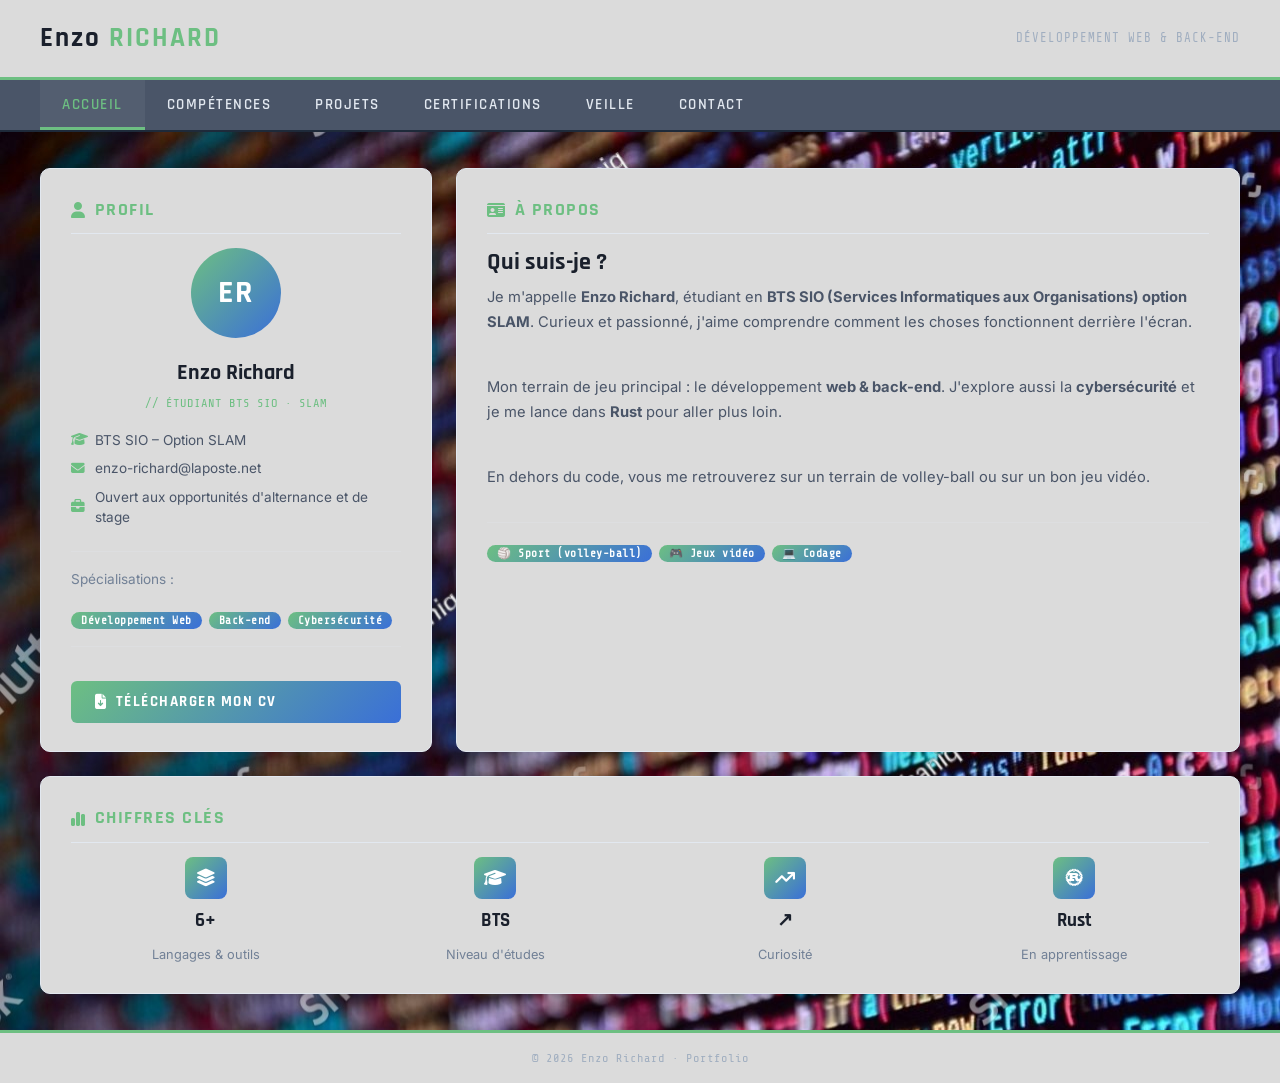
<file: index.html>
<!DOCTYPE html>
<html lang="fr">

<head>
  <meta charset="UTF-8">
  <meta name="viewport" content="width=device-width, initial-scale=1.0">
  <title>Portfolio Enzo RICHARD</title>
  <link rel="stylesheet" href="https://cdn.jsdelivr.net/npm/bootstrap@5.3.3/dist/css/bootstrap.min.css">
  <link rel="stylesheet" href="https://cdnjs.cloudflare.com/ajax/libs/font-awesome/6.5.0/css/all.min.css">
  <link rel="stylesheet" href="css/style.css">
</head>

<body>

  <header>
    <div class="logo-name">Enzo <span>RICHARD</span></div>
    <div class="header-tag">DÉVELOPPEMENT WEB &amp; BACK-END</div>
  </header>

  <nav>
    <a href="index.html" class="active">Accueil</a>
    <a href="competences.html">Compétences</a>
    <a href="projets.html">Projets</a>
    <a href="certifications.html">Certifications</a>
    <a href="veilles.html">Veille</a>
    <a href="contact.html">Contact</a>
  </nav>

  <main>
    <div class="grid-layout layout-home">

      <div class="card">
        <div class="card-title"><i class="fa-solid fa-user"></i> Profil</div>
        <div class="profile-avatar">ER</div>
        <div class="profile-name">Enzo Richard</div>
        <div class="profile-role">// ÉTUDIANT BTS SIO · SLAM</div>

        <div class="profile-info-row">
          <i class="fa-solid fa-graduation-cap"></i>
          BTS SIO – Option SLAM
        </div>
        <div class="profile-info-row">
          <i class="fa-solid fa-envelope"></i>
          enzo-richard@laposte.net
        </div>
        <div class="profile-info-row">
          <i class="fa-solid fa-briefcase"></i>
          Ouvert aux opportunités d'alternance et de stage
        </div>

        <hr style="margin: 16px 0; border-color: #e2e8f0;">
        <p style="font-size:0.85rem; color:#718096; margin-bottom:14px;">Spécialisations :</p>
        <div>
          <span class="badge">Développement Web</span>
          <span class="badge">Back-end</span>
          <span class="badge">Cybersécurité</span>
        </div>
        <hr style="margin: 16px 0; border-color: #e2e8f0;">
        <a href="https://drive.google.com/file/d/1WYWyvcr9VuKCkOCHbeUw_OYxdqmMjYfC/view?usp=sharing" target="_blank"
          rel="noopener" class="btn-cv"><i class="fa-solid fa-file-arrow-down"></i> Télécharger mon CV</a>
      </div>

      <div class="card">
        <div class="card-title"><i class="fa-solid fa-id-card"></i> À propos</div>
        <h2>Qui suis-je ?</h2>
        <p>
          Je m'appelle <strong>Enzo Richard</strong>, étudiant en <strong>BTS SIO (Services Informatiques aux
            Organisations) option SLAM</strong>. Curieux et passionné, j'aime comprendre comment les choses fonctionnent
          derrière l'écran.
        </p>
        <br>
        <p>
          Mon terrain de jeu principal : le développement <strong>web &amp; back-end</strong>. J'explore aussi la
          <strong>cybersécurité</strong> et je me lance dans <strong>Rust</strong> pour aller plus loin.
        </p>
        <br>
        <p>
          En dehors du code, vous me retrouverez sur un terrain de volley-ball ou sur un bon jeu vidéo.
        </p>
        <hr style="margin: 16px 0; border-color: #e2e8f0;">
        <div>
          <span class="badge">🏐 Sport (volley-ball)</span>
          <span class="badge">🎮 Jeux vidéo</span>
          <span class="badge">💻 Codage</span>
        </div>
      </div>

      <div class="card wide">
        <div class="card-title"><i class="fa-solid fa-chart-simple"></i> Chiffres clés</div>
        <div style="display:grid; grid-template-columns: 1fr 1fr 1fr 1fr; gap:20px;">
          <div style="display:flex; flex-direction:column; align-items:center; text-align:center; gap:8px;">
            <div class="cert-icon"><i class="fa-solid fa-layer-group"></i></div>
            <strong style="font-family:'Rajdhani',sans-serif; font-size:1.2rem; color:#1a202c;">6+</strong>
            <p style="font-size:0.8rem; color:#718096; margin:0;">Langages &amp; outils</p>
          </div>
          <div style="display:flex; flex-direction:column; align-items:center; text-align:center; gap:8px;">
            <div class="cert-icon"><i class="fa-solid fa-graduation-cap"></i></div>
            <strong style="font-family:'Rajdhani',sans-serif; font-size:1.2rem; color:#1a202c;">BTS</strong>
            <p style="font-size:0.8rem; color:#718096; margin:0;">Niveau d'études</p>
          </div>
          <div style="display:flex; flex-direction:column; align-items:center; text-align:center; gap:8px;">
            <div class="cert-icon"><i class="fa-solid fa-arrow-trend-up"></i></div>
            <strong style="font-family:'Rajdhani',sans-serif; font-size:1.2rem; color:#1a202c;">↗</strong>
            <p style="font-size:0.8rem; color:#718096; margin:0;">Curiosité</p>
          </div>
          <div style="display:flex; flex-direction:column; align-items:center; text-align:center; gap:8px;">
            <div class="cert-icon"><i class="fa-brands fa-rust"></i></div>
            <strong style="font-family:'Rajdhani',sans-serif; font-size:1.2rem; color:#1a202c;">Rust</strong>
            <p style="font-size:0.8rem; color:#718096; margin:0;">En apprentissage</p>
          </div>
        </div>
      </div>

    </div>
  </main>

  <footer>
    © 2026 Enzo Richard · Portfolio
  </footer>

  <script src="https://cdn.jsdelivr.net/npm/bootstrap@5.3.3/dist/js/bootstrap.bundle.min.js"></script>

</body>

</html>
</file>
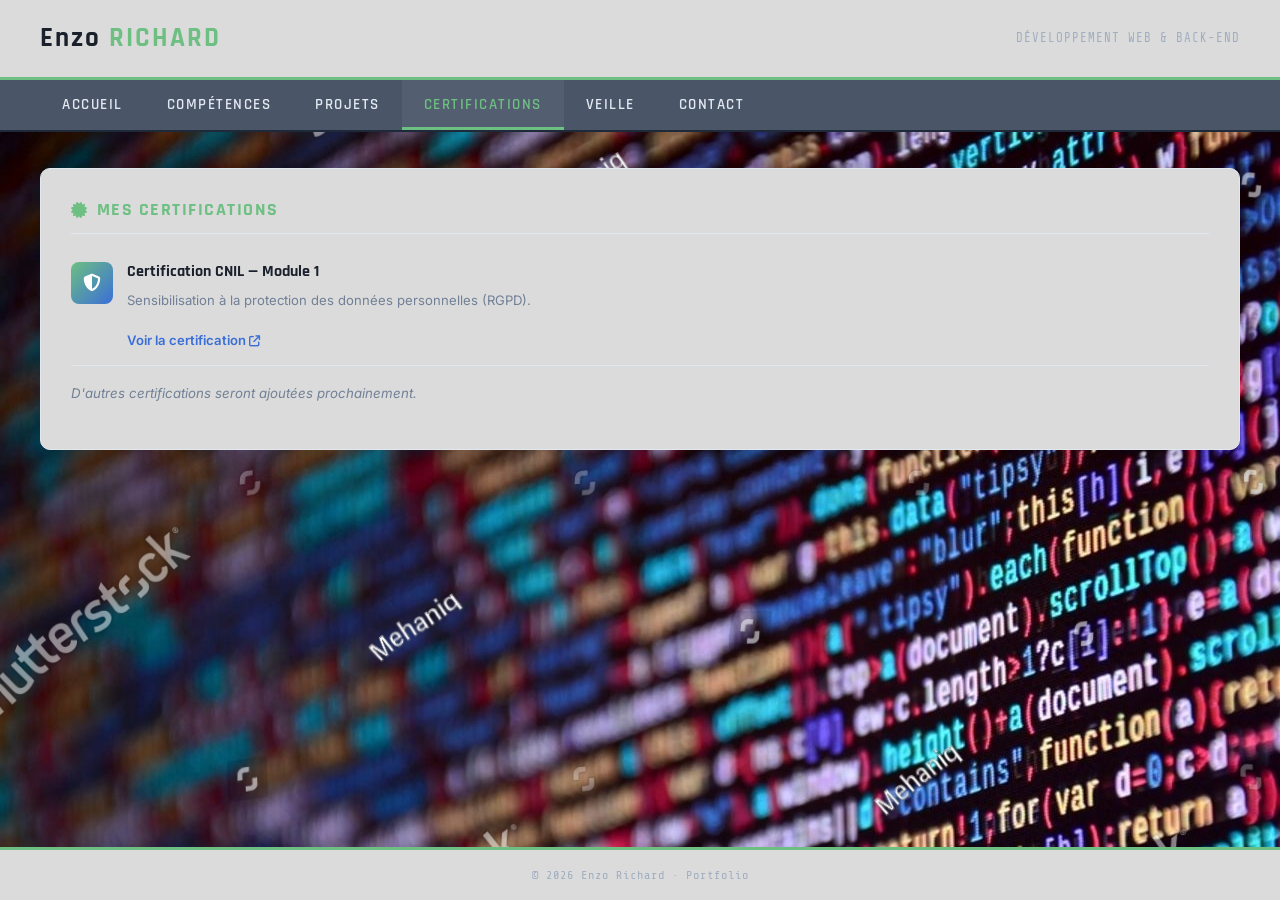
<file: certifications.html>
<!DOCTYPE html>
<html lang="fr">
<head>
  <meta charset="UTF-8">
  <meta name="viewport" content="width=device-width, initial-scale=1.0">
  <title>Portfolio Enzo RICHARD – Certifications</title>
  <link rel="stylesheet" href="https://cdn.jsdelivr.net/npm/bootstrap@5.3.3/dist/css/bootstrap.min.css">
  <link rel="stylesheet" href="https://cdnjs.cloudflare.com/ajax/libs/font-awesome/6.5.0/css/all.min.css">
  <link rel="stylesheet" href="css/style.css">
</head>
<body>

<header>
  <div class="logo-name">Enzo <span>RICHARD</span></div>
  <div class="header-tag">DÉVELOPPEMENT WEB &amp; BACK-END</div>
</header>

<nav>
  <a href="index.html">Accueil</a>
  <a href="competences.html">Compétences</a>
  <a href="projets.html">Projets</a>
  <a href="certifications.html" class="active">Certifications</a>
  <a href="veilles.html">Veille</a>
  <a href="contact.html">Contact</a>
</nav>

<main>
  <div class="grid-layout layout-certs">

    <div class="card wide">
      <div class="card-title"><i class="fa-solid fa-certificate"></i> Mes certifications</div>

      <div class="cert-item">
        <div class="cert-icon"><i class="fa-solid fa-shield-halved"></i></div>
        <div class="cert-info">
          <h4>Certification CNIL — Module 1</h4>
          <p>Sensibilisation à la protection des données personnelles (RGPD).</p>
          <a href="https://drive.google.com/file/d/1WUtzs-SENXuq1l4qIYXkdDmJzJNhOAwl/view?usp=sharing" target="_blank" rel="noopener" style="font-size:0.82rem; color:var(--accent2); text-decoration:none; font-weight:600;">Voir la certification <i class="fa-solid fa-arrow-up-right-from-square" style="font-size:0.7rem;"></i></a>
        </div>
      </div>

      <p style="font-size:0.83rem; color:#718096; margin-top:16px; font-style:italic;">D'autres certifications seront ajoutées prochainement.</p>
    </div>

  </div>
</main>

<footer>
  © 2026 Enzo Richard · Portfolio
</footer>

<script src="https://cdn.jsdelivr.net/npm/bootstrap@5.3.3/dist/js/bootstrap.bundle.min.js"></script>

</body>
</html>
</file>
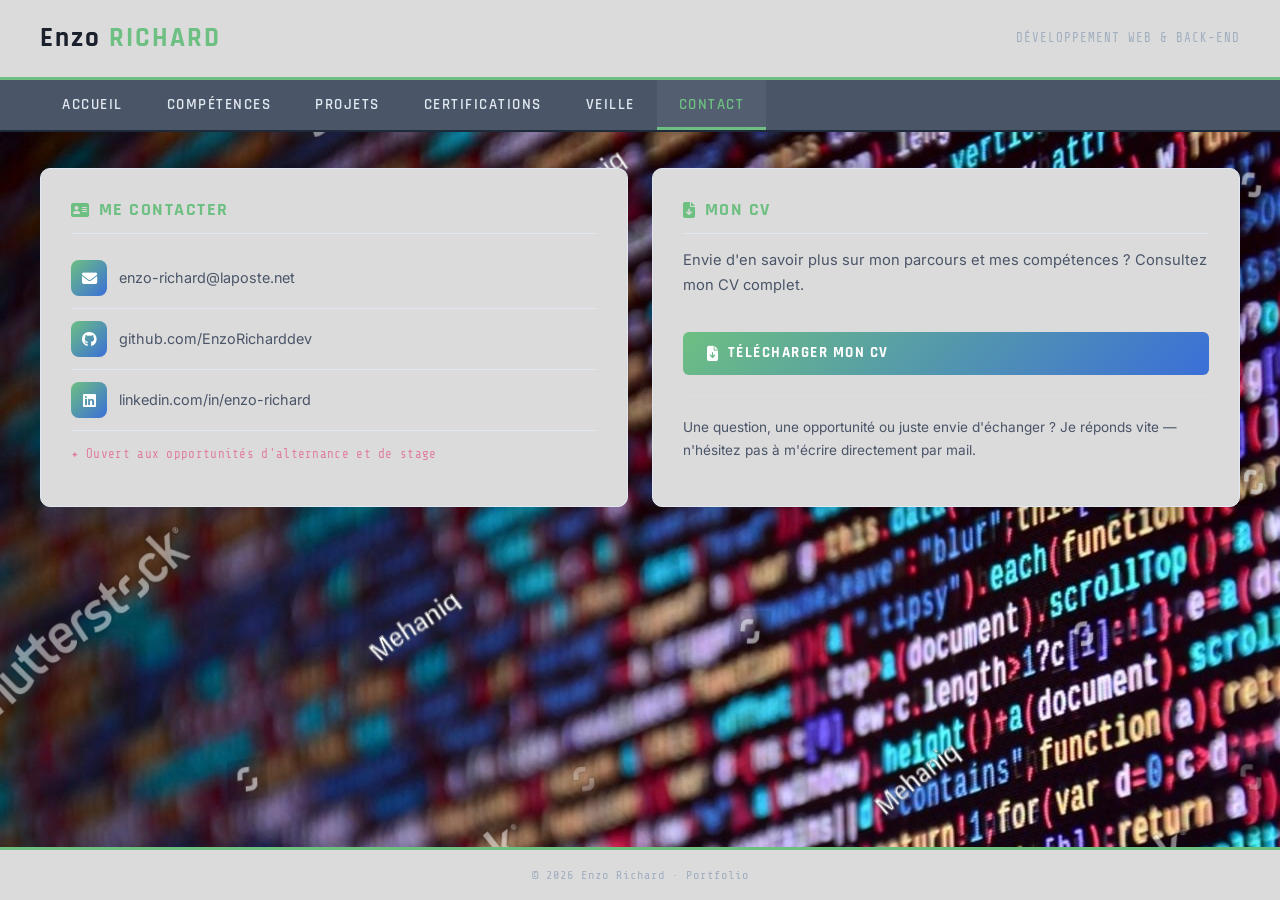
<file: contact.html>
<!DOCTYPE html>
<html lang="fr">
<head>
  <meta charset="UTF-8">
  <meta name="viewport" content="width=device-width, initial-scale=1.0">
  <title>Portfolio Enzo RICHARD – Contact</title>
  <link rel="stylesheet" href="https://cdn.jsdelivr.net/npm/bootstrap@5.3.3/dist/css/bootstrap.min.css">
  <link rel="stylesheet" href="https://cdnjs.cloudflare.com/ajax/libs/font-awesome/6.5.0/css/all.min.css">
  <link rel="stylesheet" href="css/style.css">
</head>
<body>

<header>
  <div class="logo-name">Enzo <span>RICHARD</span></div>
  <div class="header-tag">DÉVELOPPEMENT WEB &amp; BACK-END</div>
</header>

<nav>
  <a href="index.html">Accueil</a>
  <a href="competences.html">Compétences</a>
  <a href="projets.html">Projets</a>
  <a href="certifications.html">Certifications</a>
  <a href="veilles.html">Veille</a>
  <a href="contact.html" class="active">Contact</a>
</nav>

<main>
  <div class="grid-layout layout-contact">

    <div class="card">
      <div class="card-title"><i class="fa-solid fa-address-card"></i> Me contacter</div>

      <a href="mailto:enzo-richard@laposte.net" class="contact-row">
        <div class="contact-icon"><i class="fa-solid fa-envelope"></i></div>
        enzo-richard@laposte.net
      </a>
      <a href="https://github.com/EnzoRicharddev" target="_blank" rel="noopener" class="contact-row">
        <div class="contact-icon"><i class="fa-brands fa-github"></i></div>
        github.com/EnzoRicharddev
      </a>
      <a href="https://www.linkedin.com/in/enzo-richard-740b08387/" target="_blank" rel="noopener" class="contact-row">
        <div class="contact-icon"><i class="fa-brands fa-linkedin"></i></div>
        linkedin.com/in/enzo-richard
      </a>

      <span class="pink-note">✦ Ouvert aux opportunités d'alternance et de stage</span>
    </div>

    <div class="card">
      <div class="card-title"><i class="fa-solid fa-file-arrow-down"></i> Mon CV</div>
      <p style="margin-bottom:16px;">Envie d'en savoir plus sur mon parcours et mes compétences ? Consultez mon CV complet.</p>
      <a href="https://drive.google.com/file/d/1WYWyvcr9VuKCkOCHbeUw_OYxdqmMjYfC/view?usp=sharing" target="_blank" rel="noopener" class="btn-cv">
        <i class="fa-solid fa-file-arrow-down"></i> Télécharger mon CV
      </a>
      <hr style="margin: 20px 0; border-color: #e2e8f0;">
      <p style="font-size:0.85rem;">Une question, une opportunité ou juste envie d'échanger ? Je réponds vite — n'hésitez pas à m'écrire directement par mail.</p>
    </div>

  </div>
</main>

<footer>
  © 2026 Enzo Richard · Portfolio
</footer>

<script src="https://cdn.jsdelivr.net/npm/bootstrap@5.3.3/dist/js/bootstrap.bundle.min.js"></script>

</body>
</html>
</file>
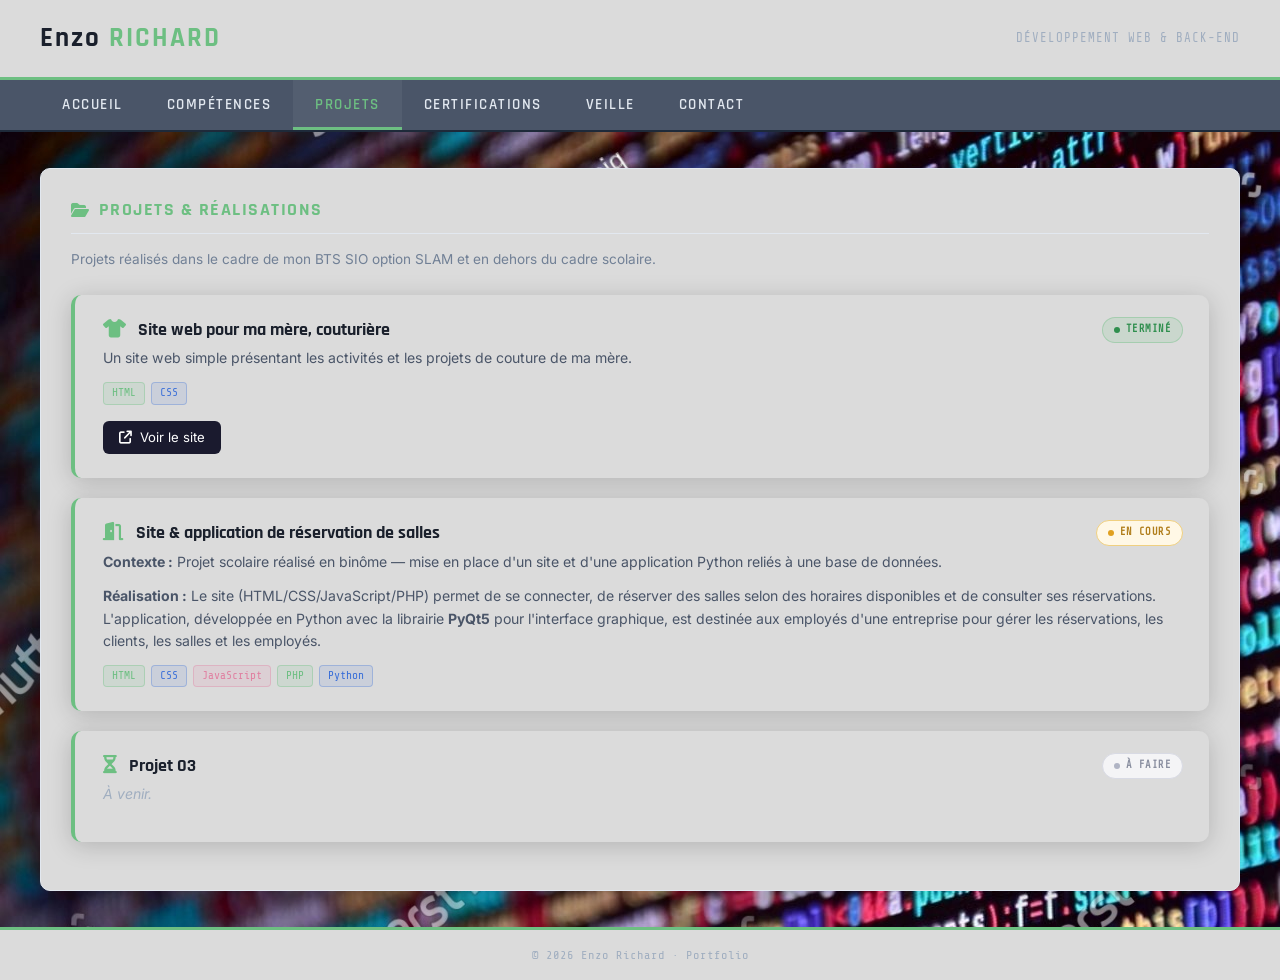
<file: projets.html>
<!DOCTYPE html>
<html lang="fr">
<head>
  <meta charset="UTF-8">
  <meta name="viewport" content="width=device-width, initial-scale=1.0">
  <title>Portfolio Enzo RICHARD – Projets</title>
  <link rel="stylesheet" href="https://cdn.jsdelivr.net/npm/bootstrap@5.3.3/dist/css/bootstrap.min.css">
  <link rel="stylesheet" href="https://cdnjs.cloudflare.com/ajax/libs/font-awesome/6.5.0/css/all.min.css">
  <link rel="stylesheet" href="css/style.css">
</head>
<body>

<header>
  <div class="logo-name">Enzo <span>RICHARD</span></div>
  <div class="header-tag">DÉVELOPPEMENT WEB &amp; BACK-END</div>
</header>

<nav>
  <a href="index.html">Accueil</a>
  <a href="competences.html">Compétences</a>
  <a href="projets.html" class="active">Projets</a>
  <a href="certifications.html">Certifications</a>
  <a href="veilles.html">Veille</a>
  <a href="contact.html">Contact</a>
</nav>

<main>
  <div class="grid-layout layout-projects">

    <div class="card" style="margin-bottom: 0;">
      <div class="card-title"><i class="fa-solid fa-folder-open"></i> Projets &amp; Réalisations</div>
      <p style="font-size:0.85rem; color:#718096; margin-bottom:24px;">Projets réalisés dans le cadre de mon BTS SIO option SLAM et en dehors du cadre scolaire.</p>

      <div class="project-card">
        <span class="status-badge done">Terminé</span>
        <h3><i class="fa-solid fa-shirt" style="color:var(--accent); margin-right:8px;"></i> Site web pour ma mère, couturière</h3>
        <p>Un site web simple présentant les activités et les projets de couture de ma mère.</p>
        <div class="project-tags">
          <span class="tag">HTML</span>
          <span class="tag b">CSS</span>
        </div>
        <div style="margin-top:16px;">
          <a href="https://fdmne.fr/" target="_blank" rel="noopener" style="display:inline-flex; align-items:center; gap:8px; padding:7px 16px; background:#1a1a2e; color:#fff; border-radius:6px; font-size:0.82rem; text-decoration:none;">
            <i class="fa-solid fa-arrow-up-right-from-square"></i> Voir le site
          </a>
        </div>
      </div>

      <div class="project-card">
        <span class="status-badge wip">En cours</span>
        <h3><i class="fa-solid fa-door-open" style="color:var(--accent); margin-right:8px;"></i> Site &amp; application de réservation de salles</h3>
        <p><strong>Contexte :</strong> Projet scolaire réalisé en binôme — mise en place d'un site et d'une application Python reliés à une base de données.</p>
        <p><strong>Réalisation :</strong> Le site (HTML/CSS/JavaScript/PHP) permet de se connecter, de réserver des salles selon des horaires disponibles et de consulter ses réservations. L'application, développée en Python avec la librairie <strong>PyQt5</strong> pour l'interface graphique, est destinée aux employés d'une entreprise pour gérer les réservations, les clients, les salles et les employés.</p>
        <div class="project-tags">
          <span class="tag">HTML</span>
          <span class="tag b">CSS</span>
          <span class="tag c">JavaScript</span>
          <span class="tag">PHP</span>
          <span class="tag b">Python</span>
        </div>
      </div>

      <div class="project-card">
        <span class="status-badge todo">À faire</span>
        <h3><i class="fa-solid fa-hourglass-half" style="color:var(--accent); margin-right:8px;"></i> Projet 03</h3>
        <p style="font-style:italic; color:#a0aec0;">À venir.</p>
      </div>

    </div>
  </div>
</main>

<footer>
  © 2026 Enzo Richard · Portfolio
</footer>

<script src="https://cdn.jsdelivr.net/npm/bootstrap@5.3.3/dist/js/bootstrap.bundle.min.js"></script>

</body>
</html>
</file>
<file: css/style.css>
@import url('https://fonts.googleapis.com/css2?family=Share+Tech+Mono&family=Rajdhani:wght@400;500;600;700&family=Inter:wght@300;400;500&display=swap');

:root {
    --bg-dark: #2d3748;
    --bg-darker: #1e2a3a;
    --bg-nav: #4a5568;
    --bg-card: #dbdbdb;
    --bg-header: #dbdbdb;
    --accent: #6dbf82;
    --accent2: #3a6fd8;
    --accent3: #e07fa0;
    --text-dark: #1a202c;
    --text-light: #e2e8f0;
    --text-muted: #a0aec0;
    --border-card: #e2e8f0;
    --shadow: 0 4px 24px rgba(0, 0, 0, 0.18);
}

*,
*::before,
*::after {
    box-sizing: border-box;
    margin: 0;
    padding: 0;
}

body {
    font-family: 'Inter', sans-serif;
    background: red;
    color: var(--text-light);
    min-height: 100vh;
    display: flex;
    flex-direction: column;
}

header {
    background: var(--bg-header);
    color: var(--text-dark);
    padding: 18px 40px;
    display: flex;
    align-items: center;
    justify-content: space-between;
    border-bottom: 3px solid var(--accent);
}

header .logo-name {
    font-family: 'Rajdhani', sans-serif;
    font-weight: 700;
    font-size: 1.7rem;
    letter-spacing: 2px;
    color: var(--text-dark);
}

header .logo-name span {
    color: var(--accent);
}

header .header-tag {
    font-family: 'Share Tech Mono', monospace;
    font-size: 0.78rem;
    color: var(--text-muted);
    letter-spacing: 1px;
}

nav {
    background: var(--bg-nav);
    padding: 0 40px;
    display: flex;
    gap: 0;
    align-items: stretch;
    border-bottom: 2px solid var(--bg-darker);
}

nav a {
    font-family: 'Rajdhani', sans-serif;
    font-weight: 600;
    font-size: 0.92rem;
    letter-spacing: 1.5px;
    text-transform: uppercase;
    color: var(--text-light);
    text-decoration: none;
    padding: 14px 22px;
    position: relative;
    transition: color 0.2s, background 0.2s;
}

nav a::after {
    content: '';
    position: absolute;
    bottom: 0;
    left: 0;
    right: 0;
    height: 3px;
    background: var(--accent);
    transform: scaleX(0);
    transition: transform 0.25s;
}

nav a:hover,
nav a.active {
    color: var(--accent);
    background: rgba(255, 255, 255, 0.05);
}

nav a:hover::after,
nav a.active::after {
    transform: scaleX(1);
}

main {
    flex: 1;
    padding: 36px 40px;
    background-image: url(../images/stock-photo-software-developer-programming-code-on-computer-abstract-computer-script-source-code-shallow-2459611631.jpg);
}

.grid-layout {
    display: grid;
    gap: 24px;
}

.layout-home {
    grid-template-columns: 1fr 2fr;
    grid-template-rows: auto;
}

.layout-skills {
    grid-template-columns: 1fr 1fr;
}

.layout-projects {
    grid-template-columns: 1fr;
}

.layout-certs {
    grid-template-columns: 1fr 1fr;
}

.layout-veille {
    grid-template-columns: 1fr 1fr;
}

.layout-contact {
    grid-template-columns: 1fr 1fr;
}

.card {
    background: var(--bg-card);
    color: var(--text-dark);
    border-radius: 10px;
    padding: 28px 30px;
    box-shadow: var(--shadow);
    transition: transform 0.2s, box-shadow 0.2s;
    border: 1px solid var(--border-card);
}

.card:hover {
    transform: translateY(-3px);
    box-shadow: 0 8px 32px rgba(0, 0, 0, 0.22);
}

.card.tall {
    grid-row: span 2;
}

.card.wide {
    grid-column: span 2;
}

.card-title {
    font-family: 'Rajdhani', sans-serif;
    font-weight: 700;
    font-size: 1.1rem;
    letter-spacing: 1.5px;
    text-transform: uppercase;
    color: var(--accent);
    margin-bottom: 14px;
    display: flex;
    align-items: center;
    gap: 8px;
    border-bottom: 1px solid var(--border-card);
    padding-bottom: 10px;
}

.card-title i {
    font-size: 1rem;
}

.card h2 {
    font-family: 'Rajdhani', sans-serif;
    font-weight: 700;
    font-size: 1.5rem;
    color: var(--text-dark);
    margin-bottom: 8px;
}

.card p {
    font-size: 0.92rem;
    line-height: 1.7;
    color: #4a5568;
}

.profile-avatar {
    width: 90px;
    height: 90px;
    border-radius: 50%;
    background: linear-gradient(135deg, var(--accent), var(--accent2));
    display: flex;
    align-items: center;
    justify-content: center;
    font-family: 'Rajdhani', sans-serif;
    font-weight: 700;
    font-size: 2rem;
    color: white;
    margin: 0 auto 18px;
    letter-spacing: 2px;
}

.profile-name {
    font-family: 'Rajdhani', sans-serif;
    font-weight: 700;
    font-size: 1.4rem;
    text-align: center;
    color: var(--text-dark);
    margin-bottom: 4px;
}

.profile-role {
    font-family: 'Share Tech Mono', monospace;
    font-size: 0.75rem;
    color: var(--accent);
    text-align: center;
    letter-spacing: 1px;
    margin-bottom: 18px;
}

.profile-info-row {
    display: flex;
    align-items: center;
    gap: 8px;
    font-size: 0.85rem;
    color: #4a5568;
    margin-bottom: 8px;
}

.profile-info-row i {
    color: var(--accent);
    width: 16px;
}

.badge {
    display: inline-block;
    background: linear-gradient(135deg, var(--accent), var(--accent2));
    color: white;
    font-family: 'Share Tech Mono', monospace;
    font-size: 0.7rem;
    padding: 3px 10px;
    border-radius: 20px;
    margin: 3px 3px 0 0;
    letter-spacing: 0.5px;
}

.skill-item {
    margin-bottom: 14px;
}

.skill-label {
    display: flex;
    justify-content: space-between;
    font-size: 0.85rem;
    color: #4a5568;
    margin-bottom: 5px;
    font-weight: 500;
}

.skill-bar {
    background: #e2e8f0;
    border-radius: 4px;
    height: 7px;
    overflow: hidden;
}

.skill-fill {
    height: 100%;
    border-radius: 4px;
    background: linear-gradient(90deg, var(--accent), var(--accent2));
    transition: width 1s ease;
}

.project-card {
    background: var(--bg-card);
    border-radius: 10px;
    padding: 24px 28px;
    box-shadow: var(--shadow);
    border-left: 4px solid var(--accent);
    margin-bottom: 20px;
    transition: transform 0.2s;
    position: relative;
}

.project-card:hover {
    transform: translateX(4px);
}

.project-card h3 {
    font-family: 'Rajdhani', sans-serif;
    font-weight: 700;
    font-size: 1.15rem;
    color: var(--text-dark);
    margin-bottom: 6px;
    padding-right: 100px;
}

.project-card p {
    font-size: 0.88rem;
    color: #4a5568;
    line-height: 1.6;
    margin-bottom: 12px;
}

.project-tags {
    display: flex;
    flex-wrap: wrap;
    gap: 6px;
}

.tag {
    font-family: 'Share Tech Mono', monospace;
    font-size: 0.7rem;
    background: rgba(109, 191, 130, 0.12);
    color: var(--accent);
    border: 1px solid rgba(109, 191, 130, 0.35);
    border-radius: 4px;
    padding: 2px 8px;
}

.tag.b {
    background: rgba(58, 111, 216, 0.1);
    color: var(--accent2);
    border-color: rgba(58, 111, 216, 0.3);
}

.tag.c {
    background: rgba(224, 127, 160, 0.12);
    color: var(--accent3);
    border-color: rgba(224, 127, 160, 0.35);
}

/* ── STATUT DES PROJETS ── */
.status-badge {
    position: absolute;
    top: 22px;
    right: 26px;
    display: inline-flex;
    align-items: center;
    gap: 6px;
    font-family: 'Share Tech Mono', monospace;
    font-size: 0.65rem;
    font-weight: 600;
    padding: 4px 11px;
    border-radius: 20px;
    letter-spacing: 0.04em;
    text-transform: uppercase;
    white-space: nowrap;
}

.status-badge::before {
    content: '';
    display: block;
    width: 6px;
    height: 6px;
    border-radius: 50%;
    flex-shrink: 0;
}

.status-badge.done {
    background: rgba(109, 191, 130, 0.15);
    color: #2f8f4e;
    border: 1px solid rgba(109, 191, 130, 0.4);
}

.status-badge.done::before {
    background: #2f8f4e;
}

.status-badge.wip {
    background: #fff8e6;
    color: #b07d1a;
    border: 1px solid #f0d080;
}

.status-badge.wip::before {
    background: #e0a020;
}

.status-badge.todo {
    background: #f4f4f6;
    color: #8a8fa0;
    border: 1px solid #d8dae4;
}

.status-badge.todo::before {
    background: #b0b4c4;
}

.cert-item {
    display: flex;
    align-items: flex-start;
    gap: 14px;
    padding: 14px 0;
    border-bottom: 1px solid #e2e8f0;
}

.cert-item:last-child {
    border-bottom: none;
}

.cert-icon {
    width: 42px;
    height: 42px;
    border-radius: 8px;
    background: linear-gradient(135deg, var(--accent), var(--accent2));
    display: flex;
    align-items: center;
    justify-content: center;
    color: white;
    font-size: 1.1rem;
    flex-shrink: 0;
}

.cert-info h4 {
    font-family: 'Rajdhani', sans-serif;
    font-weight: 700;
    font-size: 0.98rem;
    color: var(--text-dark);
}

.cert-info p {
    font-size: 0.82rem;
    color: #718096;
}

.veille-item {
    padding: 14px 0;
    border-bottom: 1px solid #e2e8f0;
}

.veille-item:last-child {
    border-bottom: none;
}

.veille-date {
    font-family: 'Share Tech Mono', monospace;
    font-size: 0.7rem;
    color: var(--accent);
    margin-bottom: 4px;
}

.veille-item h4 {
    font-family: 'Rajdhani', sans-serif;
    font-weight: 600;
    font-size: 0.95rem;
    color: var(--text-dark);
    margin-bottom: 4px;
}

.veille-item p {
    font-size: 0.83rem;
    color: #4a5568;
    line-height: 1.5;
}

.contact-row {
    display: flex;
    align-items: center;
    gap: 12px;
    padding: 12px 0;
    border-bottom: 1px solid #e2e8f0;
    text-decoration: none;
    color: #4a5568;
    font-size: 0.9rem;
    transition: color 0.2s;
}

.contact-row:last-child {
    border-bottom: none;
}

.contact-row:hover {
    color: var(--accent);
}

.contact-icon {
    width: 36px;
    height: 36px;
    border-radius: 8px;
    background: linear-gradient(135deg, var(--accent), var(--accent2));
    display: flex;
    align-items: center;
    justify-content: center;
    color: white;
    font-size: 0.95rem;
    flex-shrink: 0;
}

.btn-cv {
    display: inline-flex;
    align-items: center;
    gap: 8px;
    margin-top: 18px;
    background: linear-gradient(135deg, var(--accent), var(--accent2));
    color: white;
    font-family: 'Rajdhani', sans-serif;
    font-weight: 700;
    font-size: 0.95rem;
    letter-spacing: 1.5px;
    text-transform: uppercase;
    text-decoration: none;
    padding: 10px 24px;
    border-radius: 6px;
    transition: opacity 0.2s, transform 0.2s;
}

.btn-cv:hover {
    opacity: 0.88;
    transform: translateY(-2px);
}

.pink-note {
    display: block;
    margin-top: 14px;
    font-family: 'Share Tech Mono', monospace;
    font-size: 0.78rem;
    color: var(--accent3);
    letter-spacing: 0.3px;
}

footer {
    background: var(--bg-header);
    color: var(--text-muted);
    text-align: center;
    padding: 16px 40px;
    font-family: 'Share Tech Mono', monospace;
    font-size: 0.75rem;
    letter-spacing: 1px;
    border-top: 3px solid var(--accent);
}

@media (max-width: 768px) {

    header,
    nav,
    main,
    footer {
        padding-left: 16px;
        padding-right: 16px;
    }

    nav {
        flex-wrap: wrap;
    }

    .layout-home,
    .layout-skills,
    .layout-certs,
    .layout-veille,
    .layout-contact {
        grid-template-columns: 1fr;
    }

    .card.tall,
    .card.wide {
        grid-row: unset;
        grid-column: unset;
    }

    .status-badge {
        position: static;
        display: inline-flex;
        margin-bottom: 10px;
    }

    .project-card h3 {
        padding-right: 0;
    }
}
</file>
